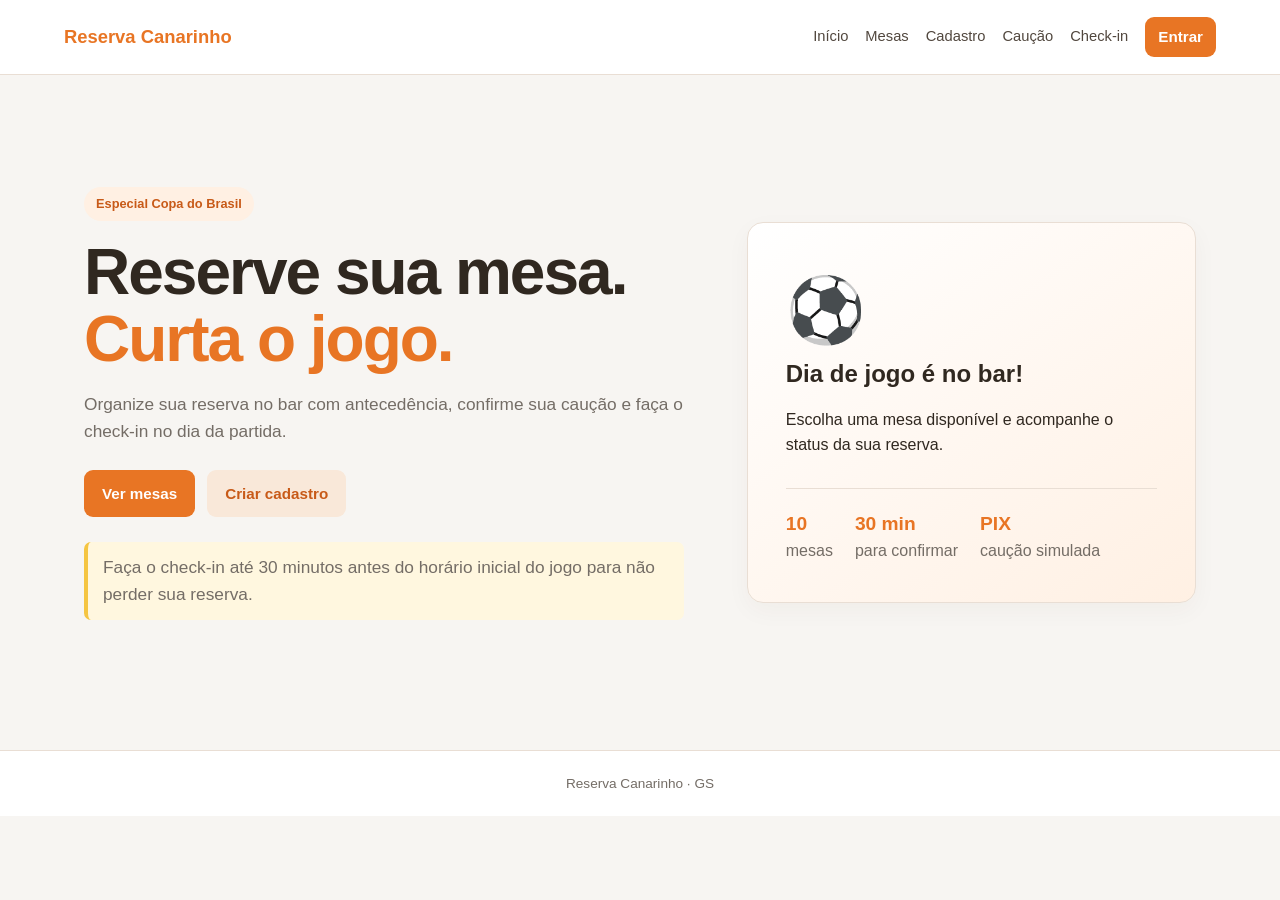
<file: index.html>
<!DOCTYPE html>
<html lang="en">
<head>
    <meta charset="UTF-8">
    <meta name="viewport" content="width=device-width, initial-scale=1.0">
    <title>ReservaCanarinho </title>
    <link rel="stylesheet" href="css/style.css">
    <script src="js/script.js" defer></script>
</head>
<body>
       <header class="topo">
        <a class="marca" href="index.html"> Reserva Canarinho</a>

        <nav>
            <a href="index.html">Início</a>
            <a href="mesas.html">Mesas</a>
            <a href="clientes.html">Cadastro</a>
            <a href="pagamento.html">Caução</a>
            <a href="checkin.html">Check-in</a>
            <a href="login.html" class="botao pequeno">Entrar</a>
        </nav>
    </header>

    <main class="hero">
        <section class="hero-texto">
            <span class="etiqueta">Especial Copa do Brasil</span>

            <h1>Reserve sua mesa.<br>
                <span>Curta o jogo.</span>
            </h1>

            <p>
                Organize sua reserva no bar com antecedência,
                confirme sua caução e faça o check-in no dia da partida.
            </p>

            <div class="acoes">
                <a class="botao" href="mesas.html">Ver mesas</a>
                <a class="botao secundario" href="clientes.html">
                    Criar cadastro
                </a>
            </div>

            <p class="aviso">
                Faça o check-in até 30 minutos antes do horário
                inicial do jogo para não perder sua reserva.
            </p>
        </section>

        <section class="cartao destaque">
            <div class="bola">⚽</div>
            <h2>Dia de jogo é no bar!</h2>

            <p>
                Escolha uma mesa disponível e acompanhe
                o status da sua reserva.
            </p>

            <div class="mini-estatisticas">
                <div>
                    <strong>10</strong>
                    <span>mesas</span>
                </div>

                <div>
                    <strong>30 min</strong>
                    <span>para confirmar</span>
                </div>

                <div>
                    <strong>PIX</strong>
                    <span>caução simulada</span>
                </div>
            </div>
        </section>
    </main>

    <footer>
        Reserva Canarinho · GS
    </footer>
</body>
</html>
</body>
</html>
</file>
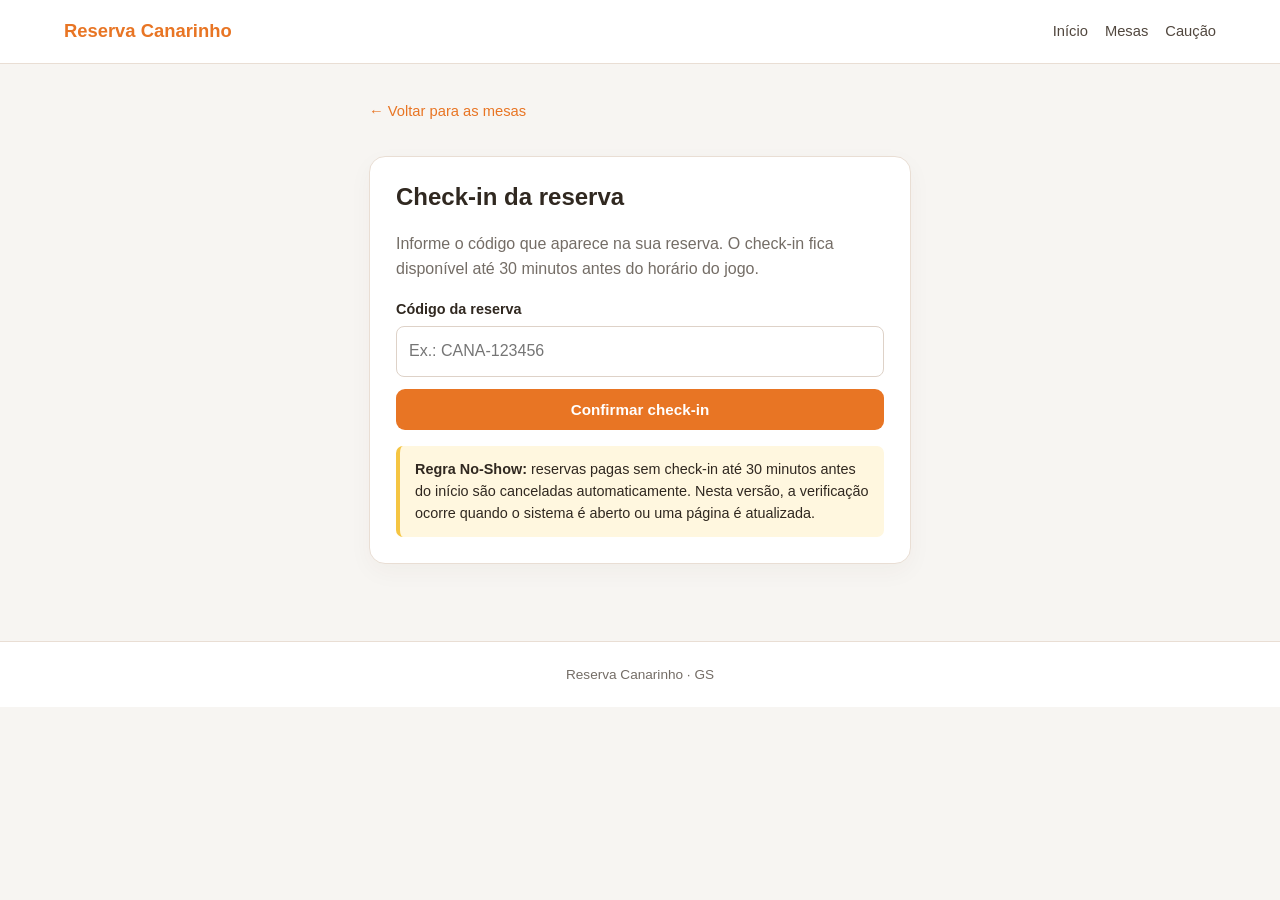
<file: checkin.html>
<!DOCTYPE html>
<html lang="en">
<head>
    <meta charset="UTF-8">
    <meta name="viewport" content="width=device-width, initial-scale=1.0">
    <title>Check-in </title>
      <link rel="stylesheet" href="css/style.css">
    <script src="js/script.js" defer></script>
</head>
<body>
       <header class="topo">
        <a class="marca" href="index.html"> Reserva Canarinho</a>

        <nav>
            <a href="index.html">Início</a>
            <a href="mesas.html">Mesas</a>
            <a href="pagamento.html">Caução</a>
        </nav>
    </header>

    <main class="container estreito">
        <a class="voltar" href="mesas.html">← Voltar para as mesas</a>

        <section class="cartao">
            <h1>Check-in da reserva</h1>

            <p class="muted">
                Informe o código que aparece na sua reserva.
                O check-in fica disponível até 30 minutos antes
                do horário do jogo.
            </p>

            <form id="formCheckin">
                <label for="codigoCheckin">Código da reserva</label>

                <input
                    id="codigoCheckin"
                    required
                    placeholder="Ex.: CANA-123456"
                >

                <button class="botao largura-total" type="submit">
                    Confirmar check-in
                </button>
            </form>

            <p id="mensagemCheckin" class="mensagem"
               aria-live="polite"></p>

            <div class="alerta">
                <strong>Regra No-Show:</strong>
                reservas pagas sem check-in até 30 minutos antes
                do início são canceladas automaticamente.
                Nesta versão, a verificação ocorre quando o sistema
                é aberto ou uma página é atualizada.
            </div>
        </section>
    </main>

    <footer>
        Reserva Canarinho · GS
    </footer>
</body>
</html>
</file>
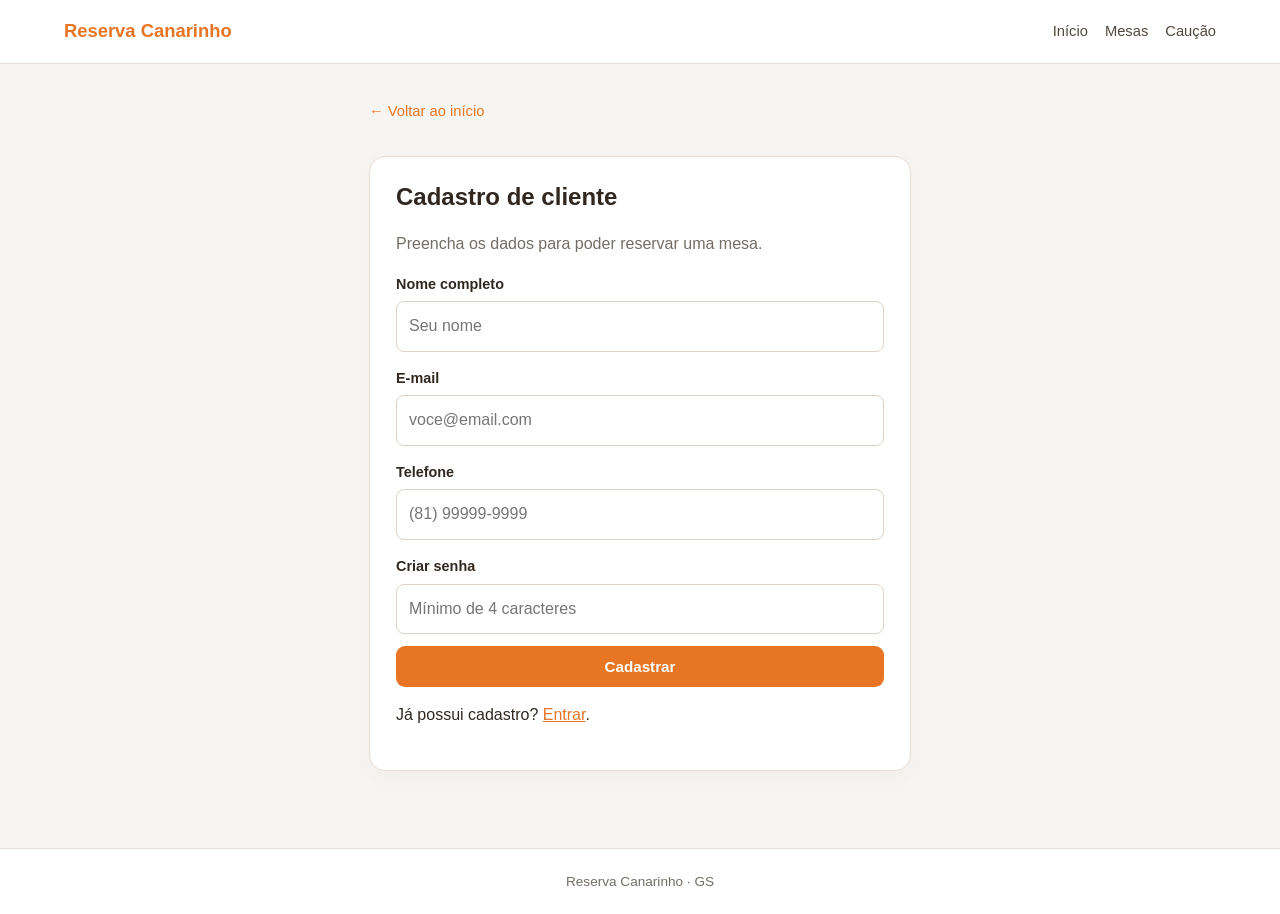
<file: clientes.html>
<!DOCTYPE html>
<html lang="en">
<head>
    <meta charset="UTF-8">
    <meta name="viewport" content="width=device-width, initial-scale=1.0">
    <title>Cadastro de clientes</title>
        <link rel="stylesheet" href="css/style.css">
    <script src="js/script.js" defer></script>
</head>
<body>
       <header class="topo">
        <a class="marca" href="index.html"> Reserva Canarinho</a>

        <nav>
            <a href="index.html">Início</a>
            <a href="mesas.html">Mesas</a>
            <a href="pagamento.html">Caução</a>
        </nav>
    </header>

    <main class="container estreito">
        <a class="voltar" href="index.html">← Voltar ao início</a>

        <section class="cartao">
            <h1>Cadastro de cliente</h1>

            <p class="muted">
                Preencha os dados para poder reservar uma mesa.
            </p>

            <form id="formCadastro">
                <label for="nome">Nome completo</label>
                <input
                    id="nome"
                    required
                    maxlength="80"
                    placeholder="Seu nome"
                >

                <label for="email">E-mail</label>
                <input
                    id="email"
                    type="email"
                    required
                    placeholder="voce@email.com"
                >

                <label for="telefone">Telefone</label>
                <input
                    id="telefone"
                    type="tel"
                    required
                    placeholder="(81) 99999-9999"
                >

                <label for="senha">Criar senha</label>
                <input
                    id="senha"
                    type="password"
                    required
                    minlength="4"
                    placeholder="Mínimo de 4 caracteres"
                >

                <button class="botao largura-total" type="submit">
                    Cadastrar
                </button>
            </form>

            <p id="mensagemCadastro" class="mensagem" aria-live="polite"></p>

            <p>
                Já possui cadastro?
                <a href="login.html">Entrar</a>.
            </p>
        </section>
    </main>

    <footer>
        Reserva Canarinho · GS
    </footer>
</body>
</html>
</file>
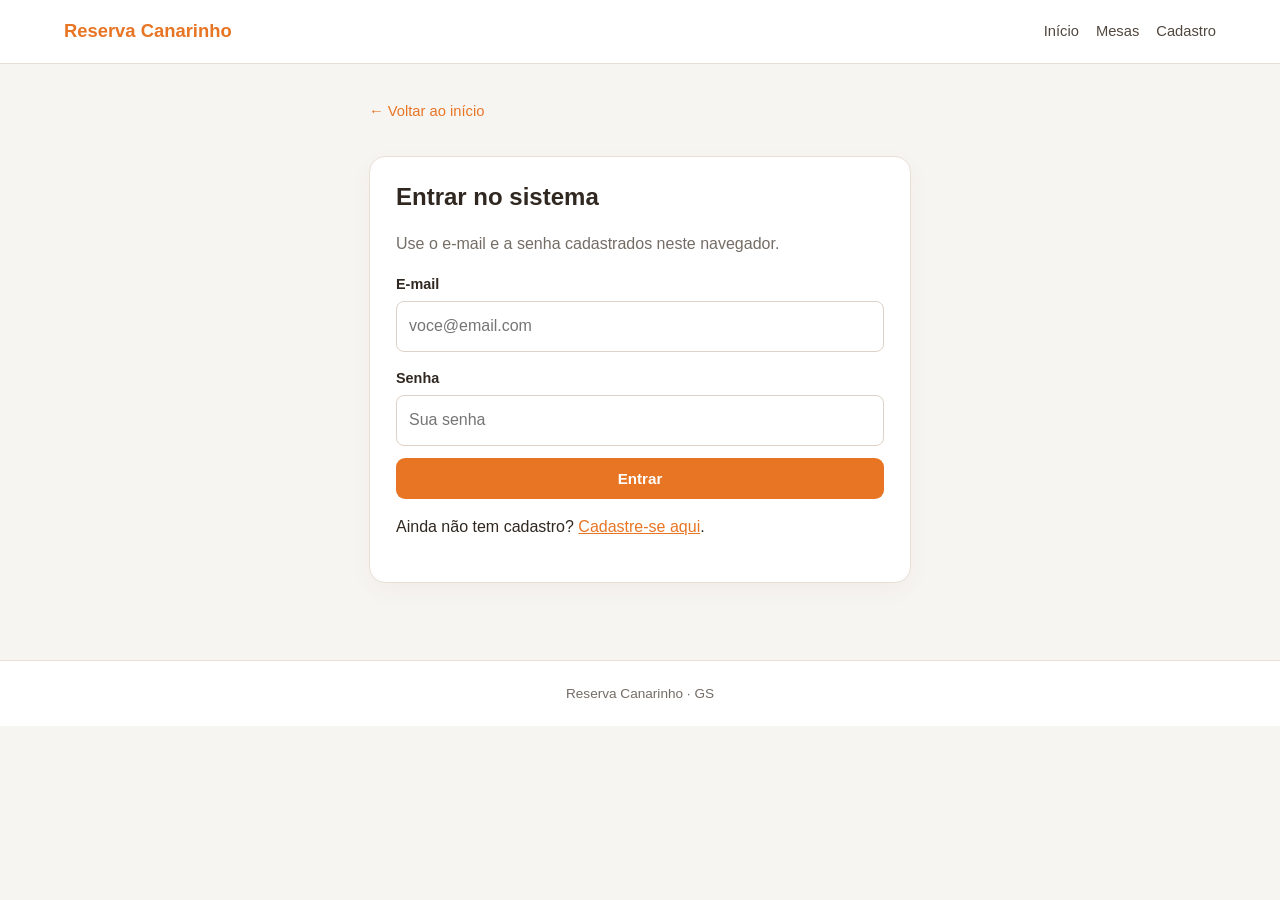
<file: login.html>
<!DOCTYPE html>
<html lang="en">
<head>
    <meta charset="UTF-8">
    <meta name="viewport" content="width=device-width, initial-scale=1.0">
    <title>Login</title>
     <link rel="stylesheet" href="css/style.css">
    <script src="js/script.js" defer></script>
</head>
<body>
        <header class="topo">
        <a class="marca" href="index.html">Reserva Canarinho</a>

        <nav>
            <a href="index.html">Início</a>
            <a href="mesas.html">Mesas</a>
            <a href="clientes.html">Cadastro</a>
        </nav>
    </header>

    <main class="container estreito">
        <a class="voltar" href="index.html">← Voltar ao início</a>

        <section class="cartao">
            <h1>Entrar no sistema</h1>

            <p class="muted">
                Use o e-mail e a senha cadastrados neste navegador.
            </p>

            <form id="formLogin">
                <label for="emailLogin">E-mail</label>
                <input
                    id="emailLogin"
                    type="email"
                    required
                    placeholder="voce@email.com"
                >

                <label for="senhaLogin">Senha</label>
                <input
                    id="senhaLogin"
                    type="password"
                    required
                    placeholder="Sua senha"
                >

                <button class="botao largura-total" type="submit">
                    Entrar
                </button>
            </form>

            <p id="mensagemLogin" class="mensagem" aria-live="polite"></p>

            <p>
                Ainda não tem cadastro?
                <a href="clientes.html">Cadastre-se aqui</a>.
            </p>
        </section>
    </main>

    <footer>
        Reserva Canarinho · GS
    </footer>
</body>
</html>
</file>
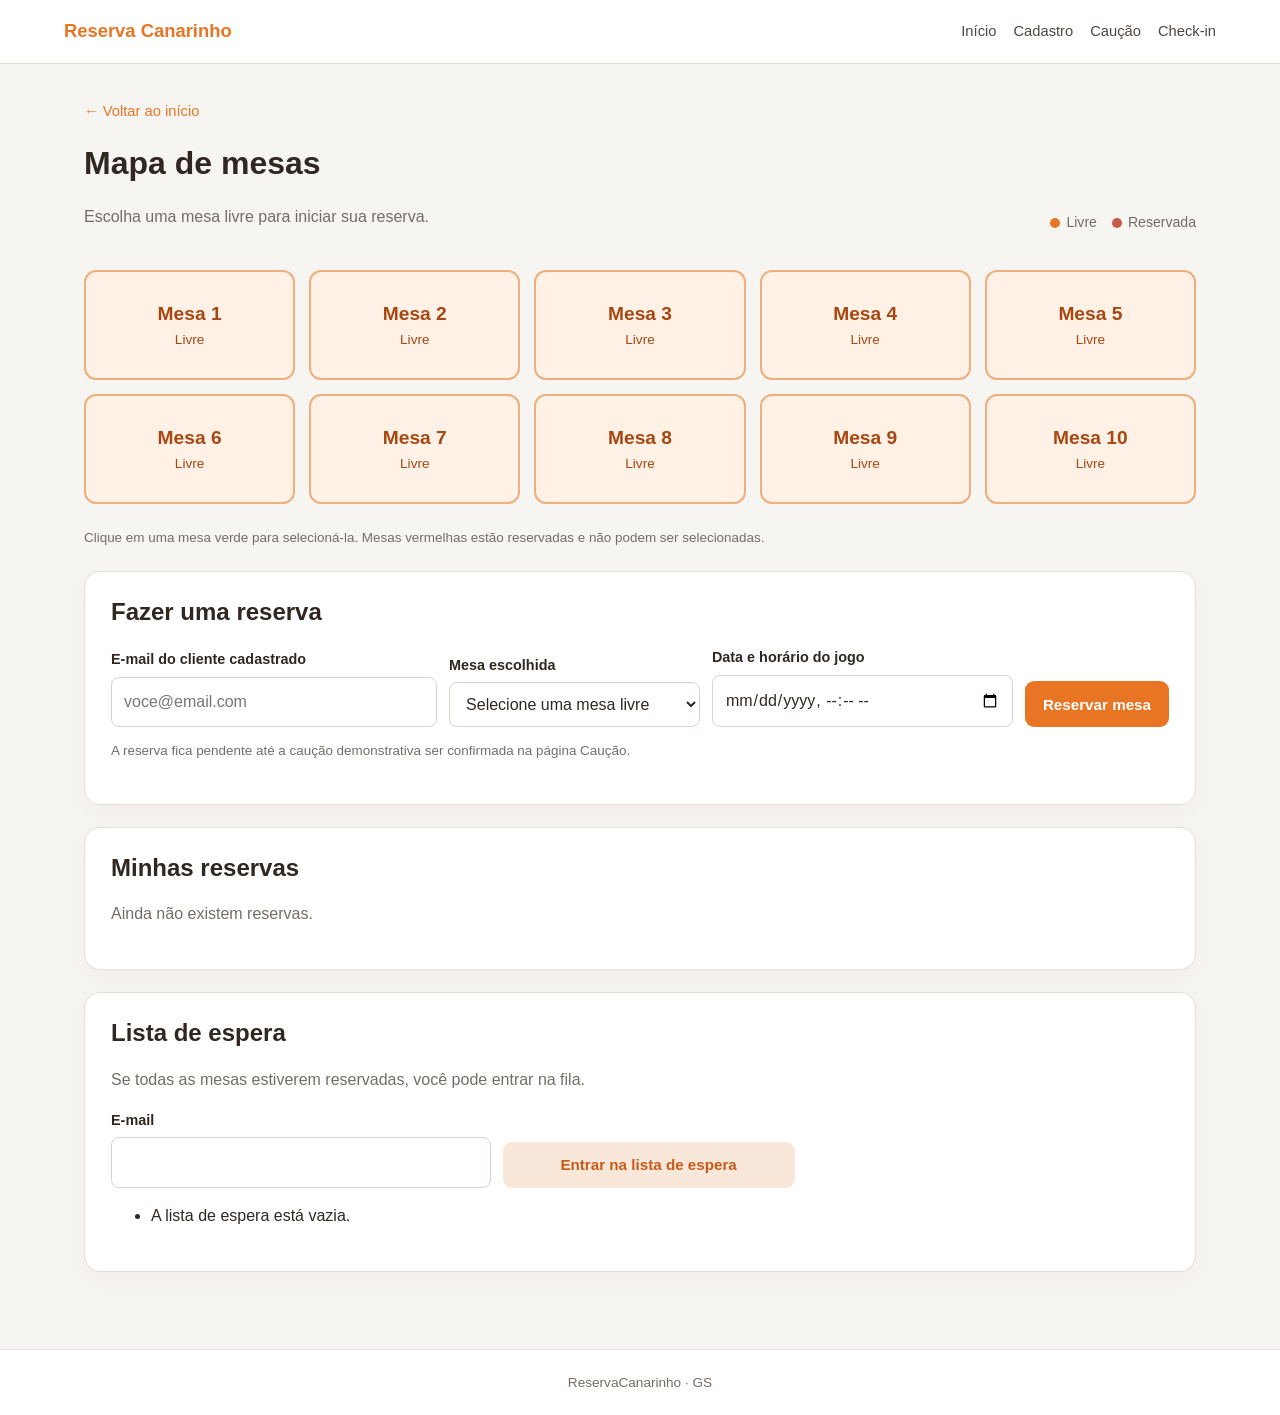
<file: mesas.html>
<!DOCTYPE html>
<html lang="pt-BR">
<head>
    <meta charset="UTF-8">
    <meta name="viewport" content="width=device-width, initial-scale=1.0">
    <title>Mapa de mesas | ReservaCanarinho</title>
    <link rel="stylesheet" href="css/style.css">
    <script src="js/script.js" defer></script>
</head>
<body>
    <header class="topo">
        <a class="marca" href="index.html"> Reserva Canarinho</a>

        <nav>
            <a href="index.html">Início</a>
            <a href="clientes.html">Cadastro</a>
            <a href="pagamento.html">Caução</a>
            <a href="checkin.html">Check-in</a>
        </nav>
    </header>

    <main class="container">
        <div class="cabecalho-pagina">
            <div>
                <a class="voltar" href="index.html">← Voltar ao início</a>
                <h1>Mapa de mesas</h1>
                <p class="muted">
                    Escolha uma mesa livre para iniciar sua reserva.
                </p>
            </div>

            <div class="legenda">
                <span><i class="ponto livre"></i> Livre</span>
                <span><i class="ponto ocupada"></i> Reservada</span>
            </div>
        </div>

        <div id="mapaMesas" class="grade-mesas"></div>

        <p class="muted pequeno-texto">
    Clique em uma mesa verde para selecioná-la.
    Mesas vermelhas estão reservadas e não podem ser selecionadas.
</p>

        <section class="cartao reserva-box">
            <h2>Fazer uma reserva</h2>

            <form id="formReserva" class="form-linha">
                <div>
                    <label for="clienteReserva">
                        E-mail do cliente cadastrado
                    </label>
                    <input
                        id="clienteReserva"
                        type="email"
                        required
                        placeholder="voce@email.com"
                    >
                </div>

                <div>
                    <label for="mesaReserva">Mesa escolhida</label>
                    <select id="mesaReserva" required>
                        <option value="">Selecione uma mesa livre</option>
                    </select>
                </div>

                <div>
                    <label for="dataReserva">
                        Data e horário do jogo
                    </label>
                    <input
                        id="dataReserva"
                        type="datetime-local"
                        required
                    >
                </div>

                <button class="botao" type="submit">Reservar mesa</button>
            </form>

            <p class="muted pequeno-texto">
                A reserva fica pendente até a caução demonstrativa
                ser confirmada na página Caução.
            </p>

            <p id="mensagemReserva" class="mensagem" aria-live="polite"></p>
        </section>

        <section class="cartao">
            <h2>Minhas reservas</h2>
            <div id="listaReservas"></div>
        </section>

        <section class="cartao">
            <h2>Lista de espera</h2>

            <p class="muted">
                Se todas as mesas estiverem reservadas,
                você pode entrar na fila.
            </p>

            <form id="formEspera" class="form-linha">
                <div>
                    <label for="emailEspera">E-mail</label>
                    <input id="emailEspera" type="email" required>
                </div>

                <button class="botao secundario" type="submit">
                    Entrar na lista de espera
                </button>
            </form>

            <p id="mensagemEspera" class="mensagem" aria-live="polite"></p>
            <ul id="listaEspera"></ul>
        </section>
    </main>

    <footer>
        ReservaCanarinho · GS
    </footer>
</body>
</html>
</file>
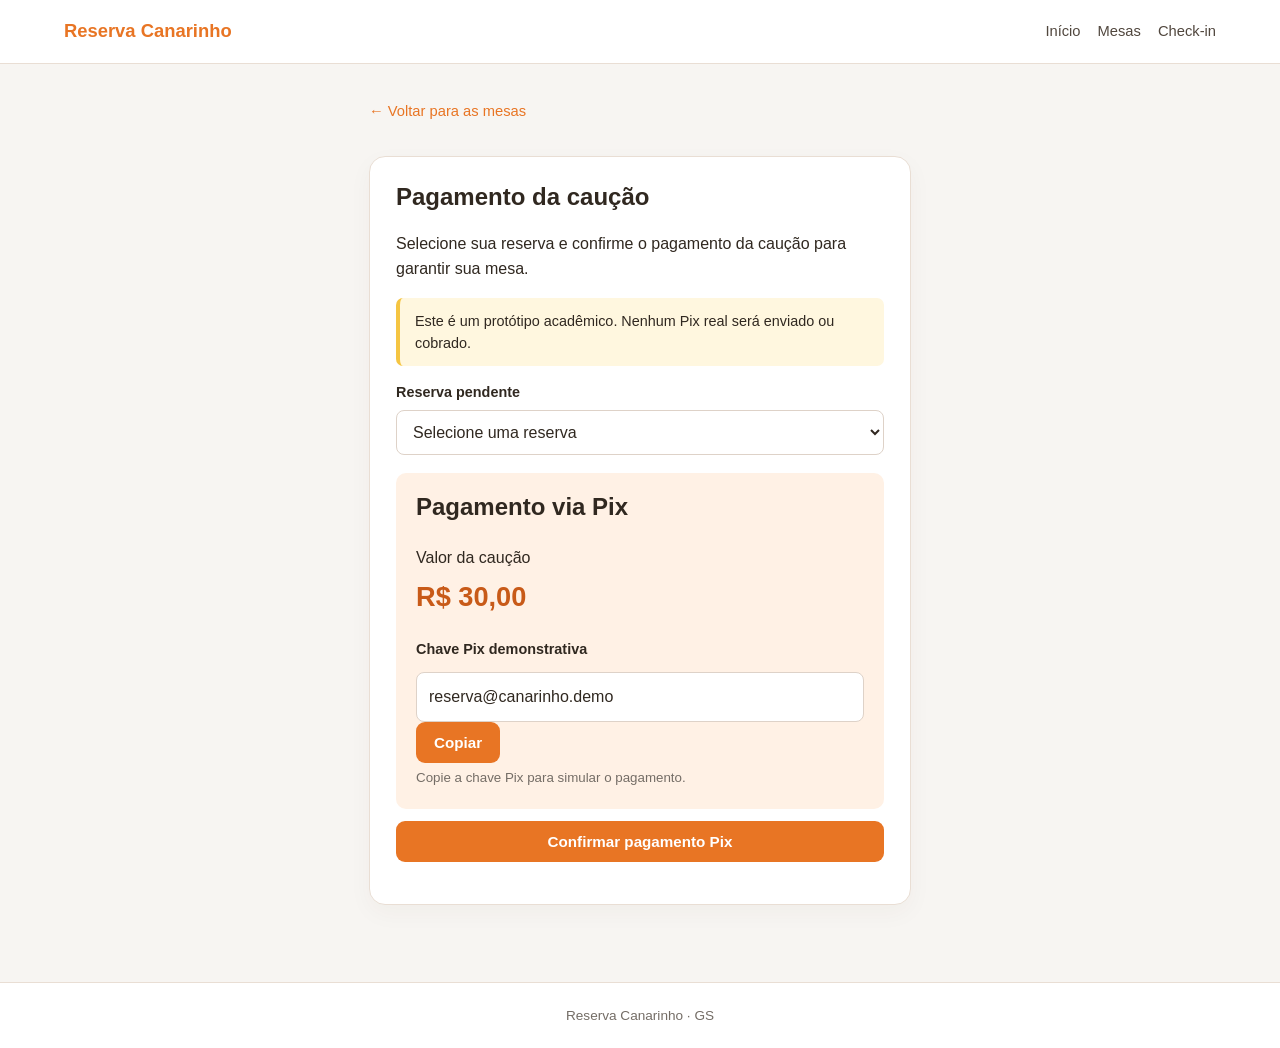
<file: pagamento.html>
<!DOCTYPE html>
<html lang="pt-BR">
<head>
    <meta charset="UTF-8">
    <meta name="viewport" content="width=device-width, initial-scale=1.0">
    <title>Pagamento da Caução</title>

    <link rel="stylesheet" href="css/style.css">
    <script src="js/script.js" defer></script>
</head>

<body>
    <header class="topo">
        <a class="marca" href="index.html">Reserva Canarinho</a>

        <nav>
            <a href="index.html">Início</a>
            <a href="mesas.html">Mesas</a>
            <a href="checkin.html">Check-in</a>
        </nav>
    </header>

    <main class="container estreito">
        <a class="voltar" href="mesas.html">← Voltar para as mesas</a>

        <section class="cartao">
            <h1>Pagamento da caução</h1>

            <p>
                Selecione sua reserva e confirme o pagamento
                da caução para garantir sua mesa.
            </p>

            <div class="alerta">
                Este é um protótipo acadêmico.
                Nenhum Pix real será enviado ou cobrado.
            </div>

            <form id="formPagamento">

                <label for="reservaPagamento">
                    Reserva pendente
                </label>

                <select id="reservaPagamento" required>
                    <option value="">Selecione uma reserva</option>
                </select>

                <div class="pix-demo">

                    <h2>Pagamento via Pix</h2>

                    <span>Valor da caução</span>

                    <strong>R$ 30,00</strong>

                    <label for="chavePix">Chave Pix demonstrativa</label>

                    <div class="campo-pix">
                        <input
                            type="text"
                            id="chavePix"
                            value="reserva@canarinho.demo"
                            readonly
                        >

                        <button
                            type="button"
                            class="botao"
                            id="copiarPix">
                            Copiar
                        </button>
                    </div>

                    <small id="mensagemPix">
                        Copie a chave Pix para simular o pagamento.
                    </small>

                </div>

                <button class="botao largura-total" type="submit">
                    Confirmar pagamento Pix
                </button>

            </form>

            <p
                id="mensagemPagamento"
                class="mensagem"
                aria-live="polite">
            </p>

        </section>
    </main>

    <footer>
        Reserva Canarinho · GS
    </footer>
</body>
</html>
</file>
<file: css/style.css>
:root {
    --laranja: #E87524;
    --laranja-escuro: #C85A18;
    --laranja-claro: #FFF0E3;
    --amarelo: #F5C542;
    --fundo: #F7F5F2;
    --texto: #302820;
    --cinza: #746D66;
    --borda: #E9DED4;
}

* {
    box-sizing: border-box;
}

body {
    margin: 0;
    font-family: Arial, Helvetica, sans-serif;
    color: var(--texto);
    background: var(--fundo);
    line-height: 1.55;
}

a {
    color: var(--laranja);
}

.topo {
    background: #fff;
    display: flex;
    align-items: center;
    justify-content: space-between;
    gap: 20px;
    padding: 17px 5%;
    border-bottom: 1px solid var(--borda);
}

.marca {
    color: var(--laranja);
    font-weight: 800;
    text-decoration: none;
    font-size: 1.15rem;
    white-space: nowrap;
}

nav {
    display: flex;
    align-items: center;
    gap: 17px;
    flex-wrap: wrap;
}

nav a {
    text-decoration: none;
    color: #51473E;
    font-size: 0.92rem;
}

nav a:hover,
a:hover {
    color: var(--laranja-escuro);
}

.hero {
    max-width: 1160px;
    min-height: 75vh;
    margin: auto;
    padding: 70px 24px;
    display: grid;
    grid-template-columns: 1.15fr 0.85fr;
    align-items: center;
    gap: 55px;
}

.hero h1 {
    font-size: clamp(2.5rem, 5vw, 4.5rem);
    line-height: 1.05;
    margin: 18px 0;
    letter-spacing: -2px;
}

.hero h1 span {
    color: var(--laranja);
}

.hero-texto > p {
    max-width: 600px;
    color: var(--cinza);
    font-size: 1.08rem;
}

.etiqueta {
    display: inline-block;
    background: var(--laranja-claro);
    color: var(--laranja-escuro);
    padding: 7px 12px;
    border-radius: 999px;
    font-size: 0.8rem;
    font-weight: 700;
}

.acoes {
    display: flex;
    gap: 12px;
    flex-wrap: wrap;
    margin: 25px 0;
}

.botao {
    display: inline-block;
    background: var(--laranja);
    color: white;
    border: 0;
    border-radius: 9px;
    padding: 12px 18px;
    font-weight: 700;
    font-size: 0.95rem;
    cursor: pointer;
    text-decoration: none;
    text-align: center;
    transition: 0.3s ease;
}

.botao:hover {
    color: white;
    background: var(--laranja-escuro);
    transform: translateY(-2px);
}

.botao.secundario {
    background: #F9E8D9;
    color: var(--laranja-escuro);
}

.botao.secundario:hover {
    background: #F3D8C1;
    color: #A74712;
}

.botao.pequeno {
    padding: 8px 13px;
    color: white;
    background: var(--laranja);
}

.largura-total {
    width: 100%;
    margin-top: 12px;
}

.cartao {
    background: #fff;
    border: 1px solid var(--borda);
    border-radius: 16px;
    padding: 26px;
    margin: 22px 0;
    box-shadow: 0 8px 24px rgba(80, 52, 28, 0.04);
}

.cartao h1,
.cartao h2 {
    margin-top: 0;
    line-height: 1.2;
}

.destaque {
    padding: 38px;
    background: linear-gradient(145deg, #FFFFFF, #FFF0E3);
}

.bola {
    font-size: 4rem;
}

.mini-estatisticas {
    display: flex;
    gap: 22px;
    margin-top: 30px;
    border-top: 1px solid var(--borda);
    padding-top: 20px;
}

.mini-estatisticas div {
    display: grid;
}

.mini-estatisticas strong {
    font-size: 1.2rem;
    color: var(--laranja);
}

.mini-estatisticas span,
.muted {
    color: var(--cinza);
}

.aviso,
.alerta {
    background: #FFF7DF;
    border-left: 4px solid var(--amarelo);
    border-radius: 7px;
    padding: 12px 15px;
    font-size: 0.9rem;
}

.container {
    max-width: 1160px;
    padding: 32px 24px 55px;
    margin: auto;
}

.estreito {
    max-width: 590px;
}

.voltar {
    display: inline-block;
    text-decoration: none;
    margin: 4px 0 12px;
    font-size: 0.92rem;
}

label {
    display: block;
    font-weight: 700;
    font-size: 0.9rem;
    margin: 15px 0 6px;
}

input,
select {
    width: 100%;
    padding: 12px;
    border: 1px solid #DED2C8;
    border-radius: 8px;
    background: white;
    color: var(--texto);
    font: inherit;
}

input:focus,
select:focus {
    outline: 2px solid #F4C19D;
    border-color: var(--laranja);
}

.mensagem {
    font-weight: 700;
    margin-bottom: 0;
}

.mensagem.erro {
    color: #B42318;
}

.mensagem.sucesso {
    color: var(--laranja-escuro);
}

.cabecalho-pagina {
    display: flex;
    justify-content: space-between;
    gap: 20px;
    align-items: end;
    flex-wrap: wrap;
}

.cabecalho-pagina h1 {
    margin: 5px 0;
}

.legenda {
    display: flex;
    gap: 15px;
    font-size: 0.88rem;
    color: var(--cinza);
    padding-bottom: 12px;
}

.legenda span {
    display: flex;
    gap: 6px;
    align-items: center;
}

.ponto {
    display: inline-block;
    width: 10px;
    height: 10px;
    border-radius: 50%;
}

.ponto.livre {
    background: var(--laranja);
}

.ponto.ocupada {
    background: #C75B4B;
}


/* =====================================
   MAPA DE MESAS
   ===================================== */

.grade-mesas {
    display: grid;
    grid-template-columns: repeat(5, minmax(0, 1fr));
    gap: 14px;
    margin: 24px 0;
}

.mesa {
    width: 100%;
    min-height: 110px;
    border: 2px solid var(--borda);
    background: white;
    border-radius: 12px;
    padding: 20px 10px;
    text-align: center;
    cursor: pointer;
    font-family: inherit;
    color: var(--texto);
    transition: 0.2s;
}

.mesa strong {
    display: block;
    font-size: 1.2rem;
}

.mesa span {
    display: block;
    font-size: 0.85rem;
    margin-top: 7px;
}

/* Mesa livre */
.mesa.livre {
    border-color: #EFAE7D;
    background: #FFF1E5;
    color: #A74712;
}

.mesa.livre:hover {
    background: #FFE1C8;
    border-color: var(--laranja);
    transform: translateY(-3px);
}

/* Mesa reservada */
.mesa.ocupada {
    border-color: #EDC1BA;
    background: #FFF0ED;
    color: #A23D30;
    cursor: not-allowed;
    opacity: 0.8;
}

/* Mesa selecionada */
.mesa.selecionada {
    border: 3px solid var(--laranja-escuro);
    background: var(--laranja);
    color: #FFFFFF;
    box-shadow: 0 0 0 3px rgba(232, 117, 36, 0.15);
    transform: translateY(-3px);
}

.mesa:focus-visible {
    outline: 3px solid var(--amarelo);
    outline-offset: 3px;
}

@media (max-width: 800px) {
    .grade-mesas {
        grid-template-columns: repeat(2, 1fr);
    }
}

.form-linha {
    display: grid;
    grid-template-columns: 1.3fr 1fr 1.2fr auto;
    align-items: end;
    gap: 12px;
}

.form-linha label {
    margin-top: 0;
}

.form-linha .botao {
    margin-bottom: 0;
    min-height: 46px;
}

.pequeno-texto {
    font-size: 0.84rem;
}

.reserva-item {
    border-top: 1px solid var(--borda);
    padding: 14px 0;
}

.reserva-item:first-child {
    border-top: 0;
}

.status {
    display: inline-block;
    border-radius: 999px;
    padding: 3px 9px;
    background: #F1EDE9;
    font-size: 0.78rem;
    font-weight: 700;
}

.status.pago,
.status.confirmada,
.status.checkin {
    color: #A74712;
    background: #FFF0E3;
}

.status.cancelada {
    color: #A23D30;
    background: #FFF0ED;
}

.pix-demo {
    margin-top: 18px;
    padding: 20px;
    display: grid;
    gap: 5px;
    border-radius: 10px;
    background: #FFF1E5;
}

.pix-demo strong {
    color: var(--laranja-escuro);
    font-size: 1.7rem;
}

.pix-demo small {
    color: var(--cinza);
}

footer {
    text-align: center;
    padding: 22px;
    color: var(--cinza);
    font-size: 0.85rem;
    border-top: 1px solid var(--borda);
    background: #fff;
}


/* =====================================
   RESPONSIVIDADE
   ===================================== */

@media (max-width: 800px) {
    .topo {
        align-items: flex-start;
        flex-direction: column;
    }

    nav {
        gap: 12px;
    }

    .hero {
        grid-template-columns: 1fr;
        padding-top: 40px;
        gap: 20px;
    }

    .grade-mesas {
        grid-template-columns: repeat(2, 1fr);
    }

    .form-linha {
        grid-template-columns: 1fr;
    }

    .mini-estatisticas {
        gap: 15px;
    }
}
</file>
